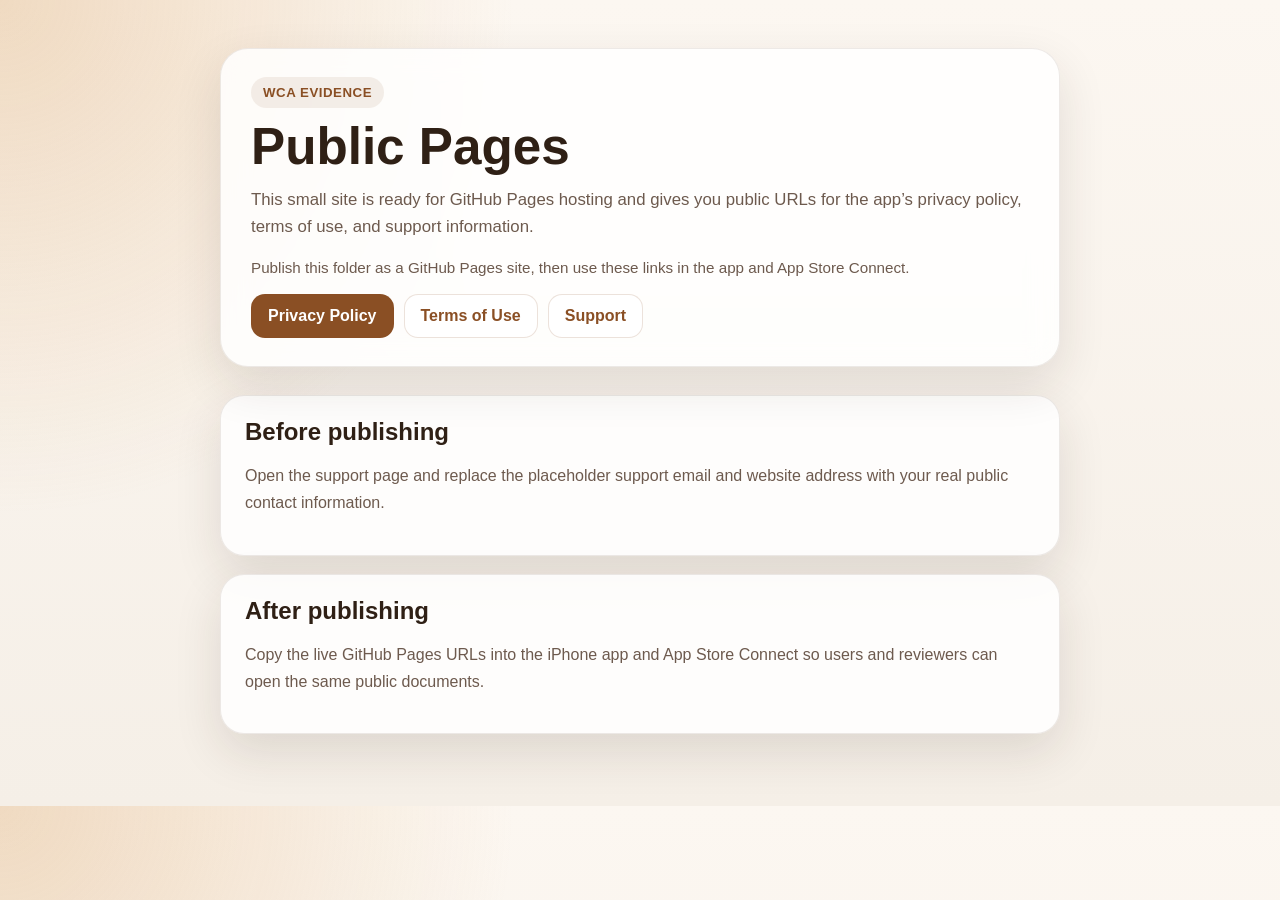
<file: index.html>
<!DOCTYPE html>
<html lang="en">
  <head>
    <meta charset="utf-8">
    <meta name="viewport" content="width=device-width, initial-scale=1">
    <title>WCA Evidence Public Pages</title>
    <link rel="stylesheet" href="./style.css">
  </head>
  <body>
    <main class="page">
      <section class="hero">
        <div class="eyebrow">WCA Evidence</div>
        <h1>Public Pages</h1>
        <p class="lead">
          This small site is ready for GitHub Pages hosting and gives you public URLs for the
          app’s privacy policy, terms of use, and support information.
        </p>
        <p class="meta">Publish this folder as a GitHub Pages site, then use these links in the app and App Store Connect.</p>
        <nav class="nav" aria-label="Site navigation">
          <a class="primary" href="./privacy.html">Privacy Policy</a>
          <a href="./terms.html">Terms of Use</a>
          <a href="./support.html">Support</a>
        </nav>
      </section>

      <section class="grid">
        <article class="card">
          <h2>Before publishing</h2>
          <p>
            Open the support page and replace the placeholder support email and website address with
            your real public contact information.
          </p>
        </article>

        <article class="card">
          <h2>After publishing</h2>
          <p>
            Copy the live GitHub Pages URLs into the iPhone app and App Store Connect so users and
            reviewers can open the same public documents.
          </p>
        </article>
      </section>
    </main>
  </body>
</html>
</file>
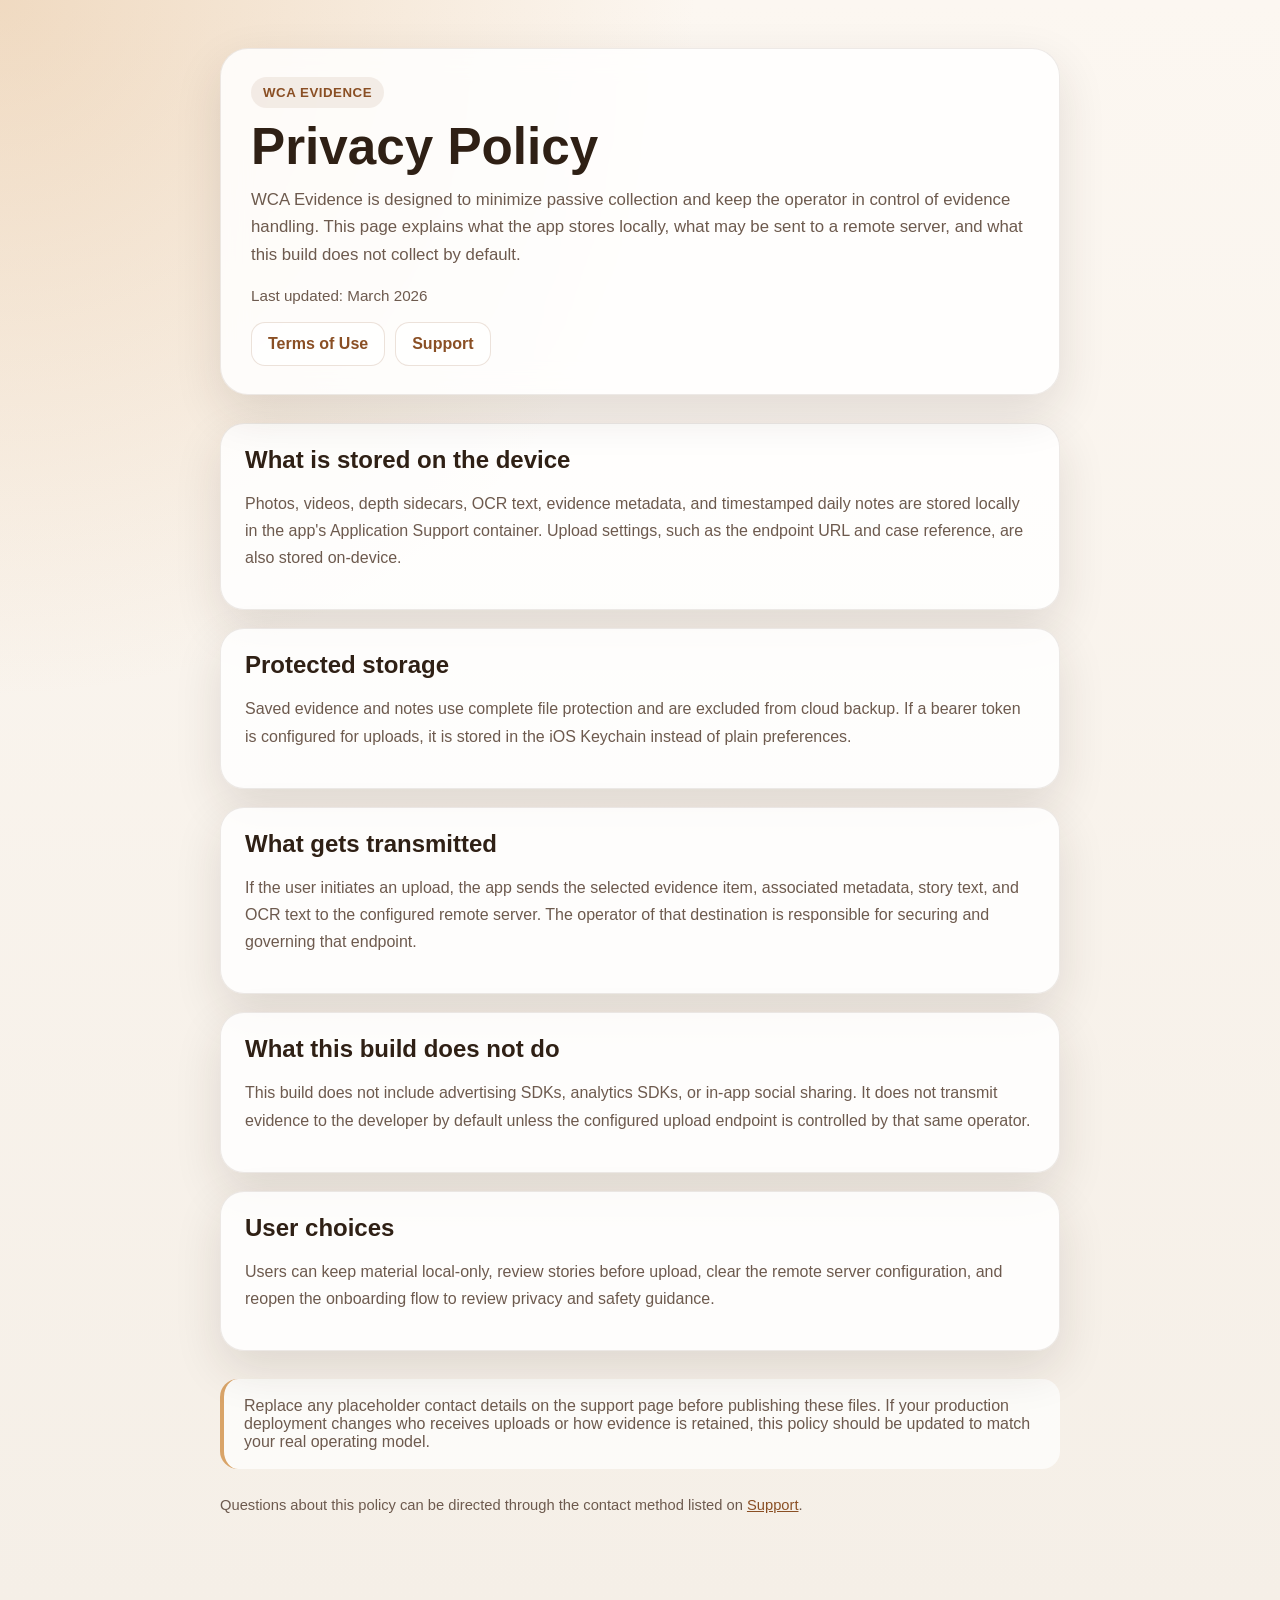
<file: privacy.html>
<!DOCTYPE html>
<html lang="en">
  <head>
    <meta charset="utf-8">
    <meta name="viewport" content="width=device-width, initial-scale=1">
    <title>WCA Evidence Privacy Policy</title>
    <link rel="stylesheet" href="./style.css">
  </head>
  <body>
    <main class="page">
      <section class="hero">
        <div class="eyebrow">WCA Evidence</div>
        <h1>Privacy Policy</h1>
        <p class="lead">
          WCA Evidence is designed to minimize passive collection and keep the operator in control
          of evidence handling. This page explains what the app stores locally, what may be sent to
          a remote server, and what this build does not collect by default.
        </p>
        <p class="meta">Last updated: March 2026</p>
        <nav class="nav" aria-label="Policy navigation">
          <a href="./terms.html">Terms of Use</a>
          <a href="./support.html">Support</a>
        </nav>
      </section>

      <section class="grid">
        <article class="card">
          <h2>What is stored on the device</h2>
          <p>
            Photos, videos, depth sidecars, OCR text, evidence metadata, and timestamped daily
            notes are stored locally in the app's Application Support container. Upload settings,
            such as the endpoint URL and case reference, are also stored on-device.
          </p>
        </article>

        <article class="card">
          <h2>Protected storage</h2>
          <p>
            Saved evidence and notes use complete file protection and are excluded from cloud
            backup. If a bearer token is configured for uploads, it is stored in the iOS Keychain
            instead of plain preferences.
          </p>
        </article>

        <article class="card">
          <h2>What gets transmitted</h2>
          <p>
            If the user initiates an upload, the app sends the selected evidence item, associated
            metadata, story text, and OCR text to the configured remote server. The operator of
            that destination is responsible for securing and governing that endpoint.
          </p>
        </article>

        <article class="card">
          <h2>What this build does not do</h2>
          <p>
            This build does not include advertising SDKs, analytics SDKs, or in-app social sharing.
            It does not transmit evidence to the developer by default unless the configured upload
            endpoint is controlled by that same operator.
          </p>
        </article>

        <article class="card">
          <h2>User choices</h2>
          <p>
            Users can keep material local-only, review stories before upload, clear the remote
            server configuration, and reopen the onboarding flow to review privacy and safety
            guidance.
          </p>
        </article>
      </section>

      <div class="callout">
        Replace any placeholder contact details on the support page before publishing these files.
        If your production deployment changes who receives uploads or how evidence is retained, this
        policy should be updated to match your real operating model.
      </div>

      <p class="footer">
        Questions about this policy can be directed through the contact method listed on
        <a href="./support.html">Support</a>.
      </p>
    </main>
  </body>
</html>
</file>
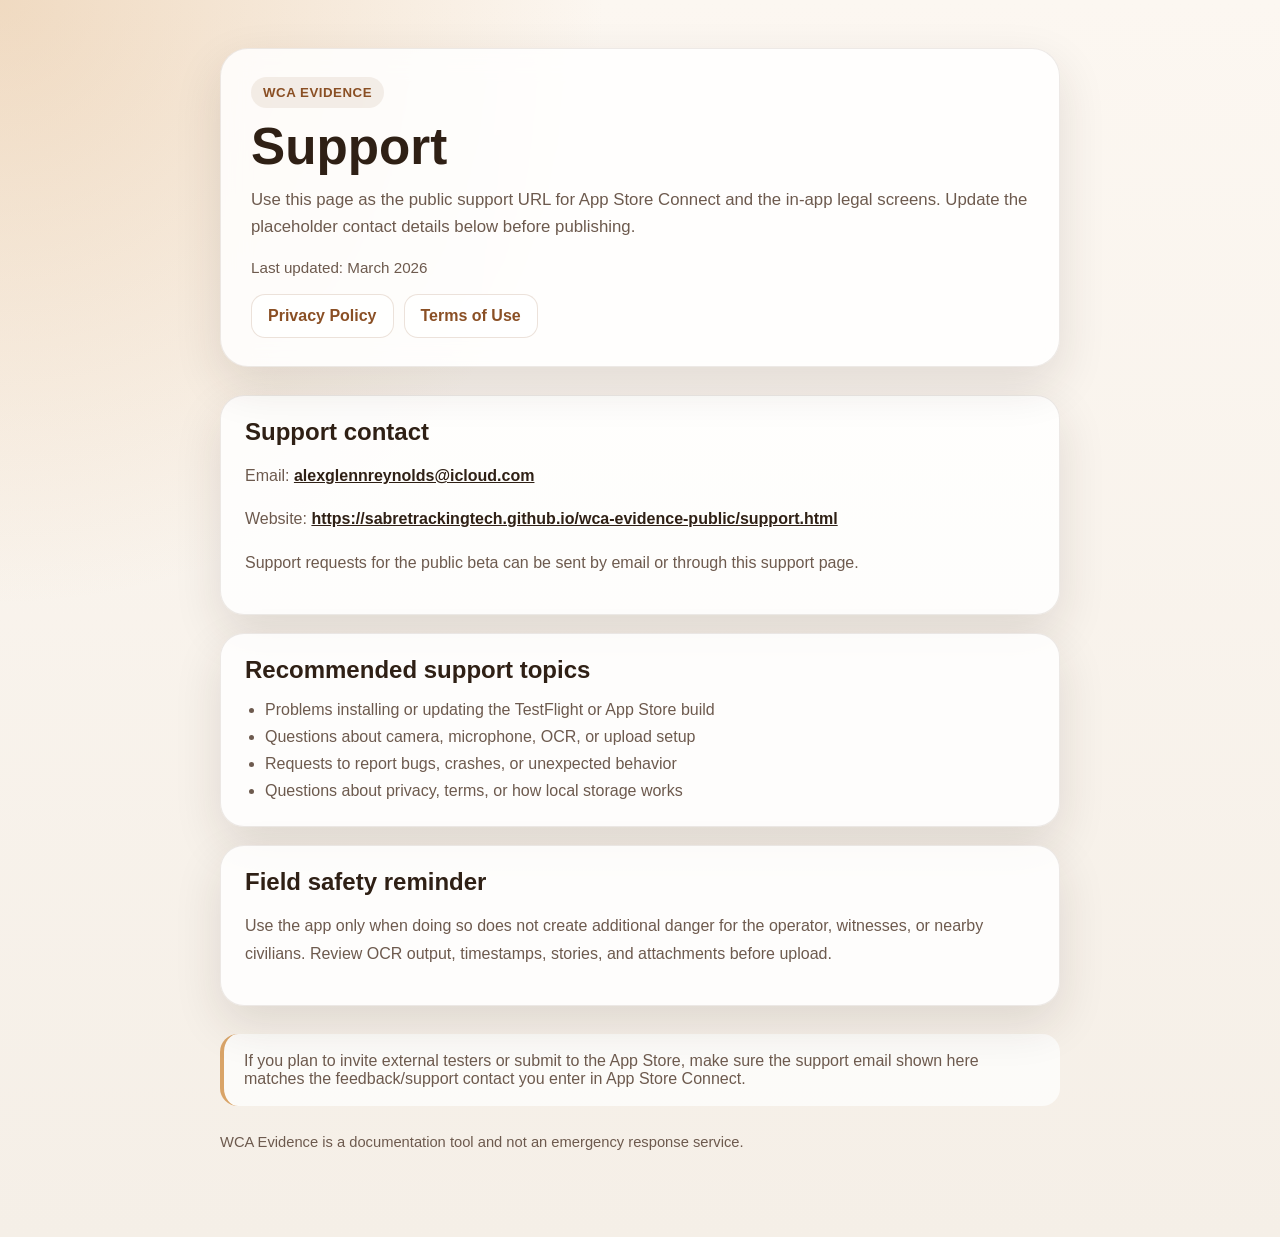
<file: support.html>
<!DOCTYPE html>
<html lang="en">
  <head>
    <meta charset="utf-8">
    <meta name="viewport" content="width=device-width, initial-scale=1">
    <title>WCA Evidence Support</title>
    <link rel="stylesheet" href="./style.css">
  </head>
  <body>
    <main class="page">
      <section class="hero">
        <div class="eyebrow">WCA Evidence</div>
        <h1>Support</h1>
        <p class="lead">
          Use this page as the public support URL for App Store Connect and the in-app legal
          screens. Update the placeholder contact details below before publishing.
        </p>
        <p class="meta">Last updated: March 2026</p>
        <nav class="nav" aria-label="Support navigation">
          <a href="./privacy.html">Privacy Policy</a>
          <a href="./terms.html">Terms of Use</a>
        </nav>
      </section>

      <section class="grid">
        <article class="card">
          <h2>Support contact</h2>
          <p>
            Email:
            <a class="placeholder" href="mailto:alexglennreynolds@icloud.com">alexglennreynolds@icloud.com</a>
          </p>
          <p>
            Website:
            <a class="placeholder" href="https://sabretrackingtech.github.io/wca-evidence-public/support.html">https://sabretrackingtech.github.io/wca-evidence-public/support.html</a>
          </p>
          <p>Support requests for the public beta can be sent by email or through this support page.</p>
        </article>

        <article class="card">
          <h2>Recommended support topics</h2>
          <ul>
            <li>Problems installing or updating the TestFlight or App Store build</li>
            <li>Questions about camera, microphone, OCR, or upload setup</li>
            <li>Requests to report bugs, crashes, or unexpected behavior</li>
            <li>Questions about privacy, terms, or how local storage works</li>
          </ul>
        </article>

        <article class="card">
          <h2>Field safety reminder</h2>
          <p>
            Use the app only when doing so does not create additional danger for the operator,
            witnesses, or nearby civilians. Review OCR output, timestamps, stories, and attachments
            before upload.
          </p>
        </article>
      </section>

      <div class="callout">
        If you plan to invite external testers or submit to the App Store, make sure the support
        email shown here matches the feedback/support contact you enter in App Store Connect.
      </div>

      <p class="footer">
        WCA Evidence is a documentation tool and not an emergency response service.
      </p>
    </main>
  </body>
</html>
</file>
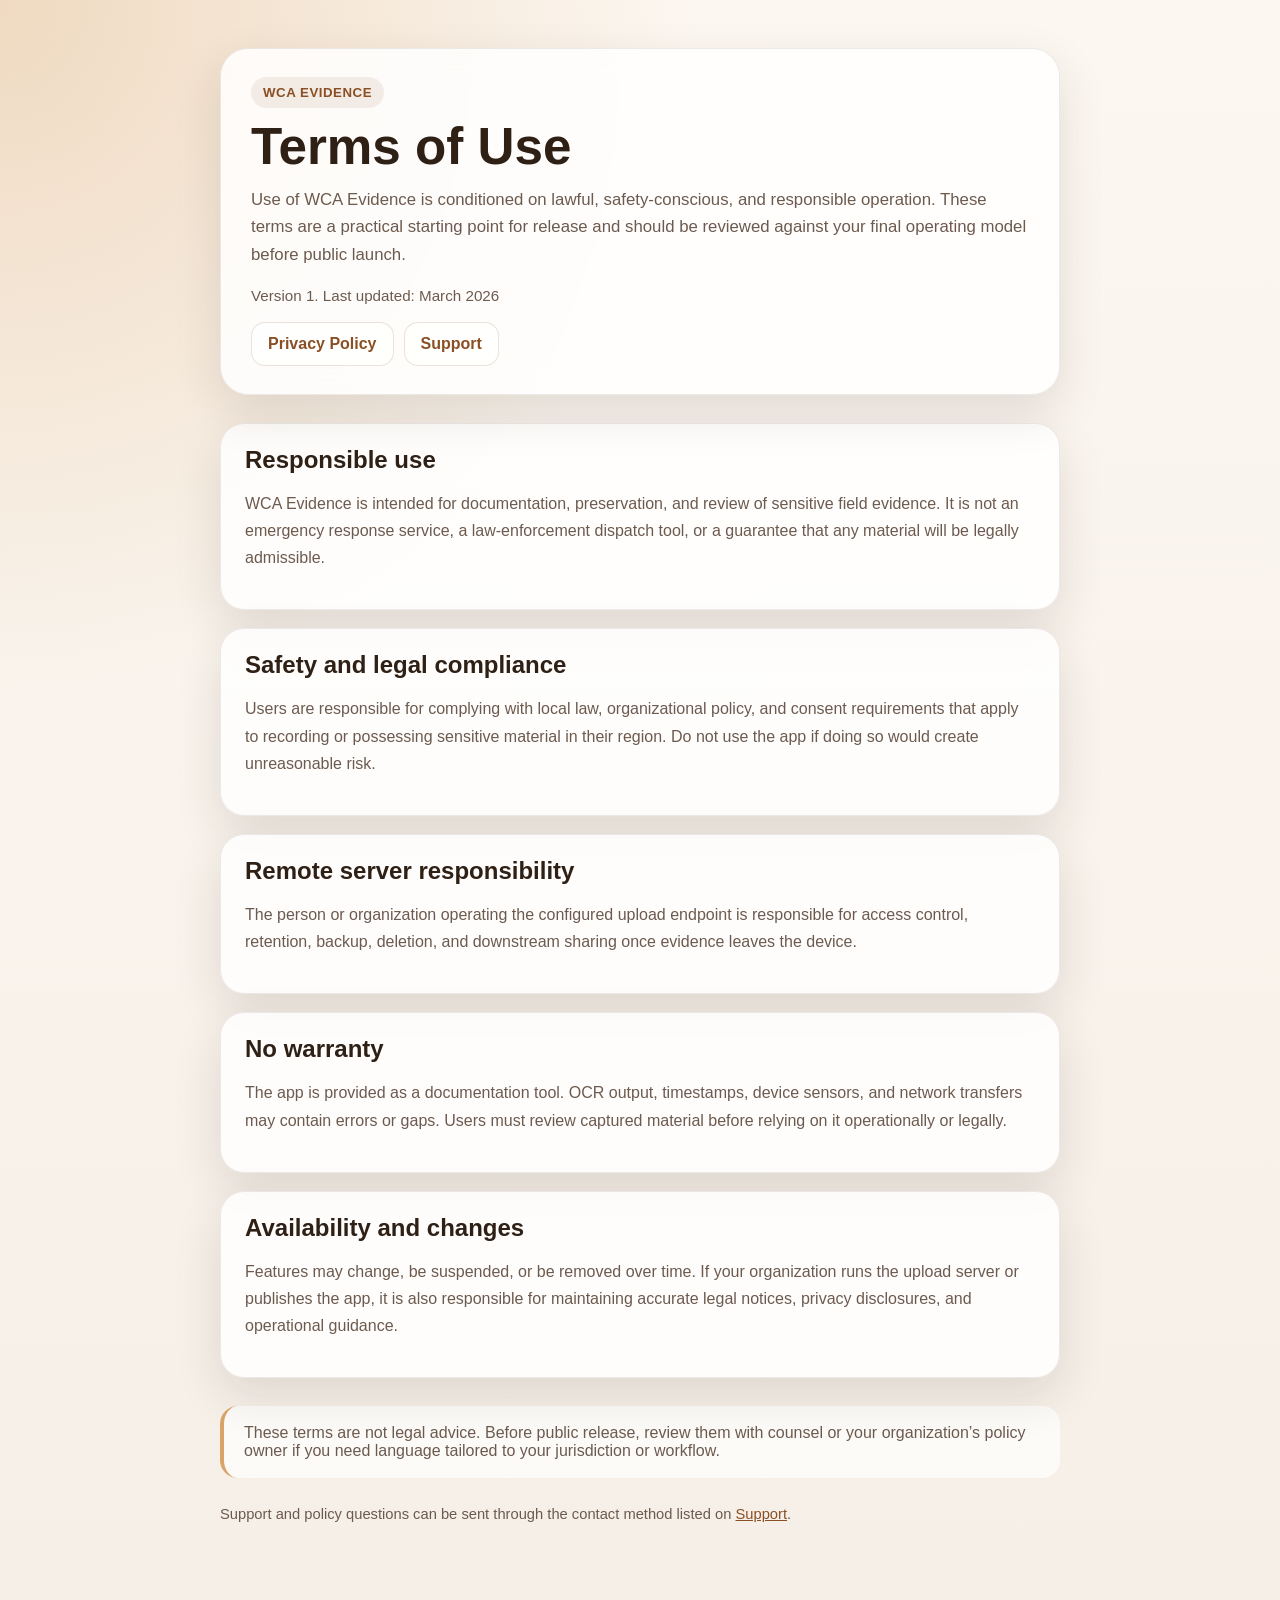
<file: terms.html>
<!DOCTYPE html>
<html lang="en">
  <head>
    <meta charset="utf-8">
    <meta name="viewport" content="width=device-width, initial-scale=1">
    <title>WCA Evidence Terms of Use</title>
    <link rel="stylesheet" href="./style.css">
  </head>
  <body>
    <main class="page">
      <section class="hero">
        <div class="eyebrow">WCA Evidence</div>
        <h1>Terms of Use</h1>
        <p class="lead">
          Use of WCA Evidence is conditioned on lawful, safety-conscious, and responsible
          operation. These terms are a practical starting point for release and should be reviewed
          against your final operating model before public launch.
        </p>
        <p class="meta">Version 1. Last updated: March 2026</p>
        <nav class="nav" aria-label="Policy navigation">
          <a href="./privacy.html">Privacy Policy</a>
          <a href="./support.html">Support</a>
        </nav>
      </section>

      <section class="grid">
        <article class="card">
          <h2>Responsible use</h2>
          <p>
            WCA Evidence is intended for documentation, preservation, and review of sensitive field
            evidence. It is not an emergency response service, a law-enforcement dispatch tool, or a
            guarantee that any material will be legally admissible.
          </p>
        </article>

        <article class="card">
          <h2>Safety and legal compliance</h2>
          <p>
            Users are responsible for complying with local law, organizational policy, and consent
            requirements that apply to recording or possessing sensitive material in their region.
            Do not use the app if doing so would create unreasonable risk.
          </p>
        </article>

        <article class="card">
          <h2>Remote server responsibility</h2>
          <p>
            The person or organization operating the configured upload endpoint is responsible for
            access control, retention, backup, deletion, and downstream sharing once evidence leaves
            the device.
          </p>
        </article>

        <article class="card">
          <h2>No warranty</h2>
          <p>
            The app is provided as a documentation tool. OCR output, timestamps, device sensors, and
            network transfers may contain errors or gaps. Users must review captured material before
            relying on it operationally or legally.
          </p>
        </article>

        <article class="card">
          <h2>Availability and changes</h2>
          <p>
            Features may change, be suspended, or be removed over time. If your organization runs
            the upload server or publishes the app, it is also responsible for maintaining accurate
            legal notices, privacy disclosures, and operational guidance.
          </p>
        </article>
      </section>

      <div class="callout">
        These terms are not legal advice. Before public release, review them with counsel or your
        organization’s policy owner if you need language tailored to your jurisdiction or workflow.
      </div>

      <p class="footer">
        Support and policy questions can be sent through the contact method listed on
        <a href="./support.html">Support</a>.
      </p>
    </main>
  </body>
</html>
</file>
<file: style.css>
:root {
  --bg: #f5efe7;
  --panel: rgba(255, 255, 255, 0.84);
  --panel-border: rgba(83, 54, 31, 0.1);
  --text: #2f2015;
  --muted: #6d5a4e;
  --accent: #8a4f24;
  --accent-soft: #d9a468;
  --shadow: 0 18px 48px rgba(47, 32, 21, 0.12);
}

* {
  box-sizing: border-box;
}

html {
  color-scheme: light;
}

body {
  margin: 0;
  font-family: "Avenir Next", "Segoe UI", Arial, sans-serif;
  color: var(--text);
  background:
    radial-gradient(circle at top left, rgba(217, 164, 104, 0.35), transparent 34%),
    linear-gradient(180deg, #fcf7f1 0%, var(--bg) 100%);
}

a {
  color: var(--accent);
}

.page {
  max-width: 880px;
  margin: 0 auto;
  padding: 48px 20px 72px;
}

.hero {
  padding: 28px 30px;
  border: 1px solid var(--panel-border);
  border-radius: 28px;
  background: var(--panel);
  box-shadow: var(--shadow);
  backdrop-filter: blur(14px);
}

.eyebrow {
  display: inline-block;
  margin-bottom: 12px;
  padding: 8px 12px;
  border-radius: 999px;
  background: rgba(138, 79, 36, 0.09);
  color: var(--accent);
  font-size: 0.83rem;
  font-weight: 700;
  letter-spacing: 0.04em;
  text-transform: uppercase;
}

h1 {
  margin: 0 0 12px;
  font-size: clamp(2rem, 4vw, 3.3rem);
  line-height: 1.05;
}

.lead {
  margin: 0;
  max-width: 52rem;
  color: var(--muted);
  font-size: 1.05rem;
  line-height: 1.65;
}

.meta {
  margin-top: 18px;
  color: var(--muted);
  font-size: 0.95rem;
}

.grid {
  display: grid;
  gap: 18px;
  margin-top: 28px;
}

.card {
  padding: 22px 24px;
  border: 1px solid var(--panel-border);
  border-radius: 24px;
  background: var(--panel);
  box-shadow: var(--shadow);
}

.card h2,
.card h3 {
  margin-top: 0;
  margin-bottom: 12px;
}

.card p,
.card li {
  color: var(--muted);
  line-height: 1.7;
}

.card ul {
  margin: 0;
  padding-left: 20px;
}

.nav {
  display: flex;
  flex-wrap: wrap;
  gap: 10px;
  margin-top: 18px;
}

.nav a,
.button {
  display: inline-flex;
  align-items: center;
  justify-content: center;
  padding: 12px 16px;
  border-radius: 14px;
  border: 1px solid rgba(138, 79, 36, 0.16);
  background: rgba(255, 255, 255, 0.72);
  color: var(--accent);
  text-decoration: none;
  font-weight: 600;
}

.button.primary,
.nav a.primary {
  background: var(--accent);
  color: #fff;
}

.callout {
  margin-top: 28px;
  padding: 18px 20px;
  border-left: 4px solid var(--accent-soft);
  border-radius: 18px;
  background: rgba(255, 255, 255, 0.72);
  color: var(--muted);
}

.footer {
  margin-top: 28px;
  color: var(--muted);
  font-size: 0.92rem;
}

.placeholder {
  font-weight: 700;
  color: var(--text);
}

@media (max-width: 640px) {
  .page {
    padding-top: 28px;
  }

  .hero,
  .card {
    border-radius: 20px;
  }
}
</file>
